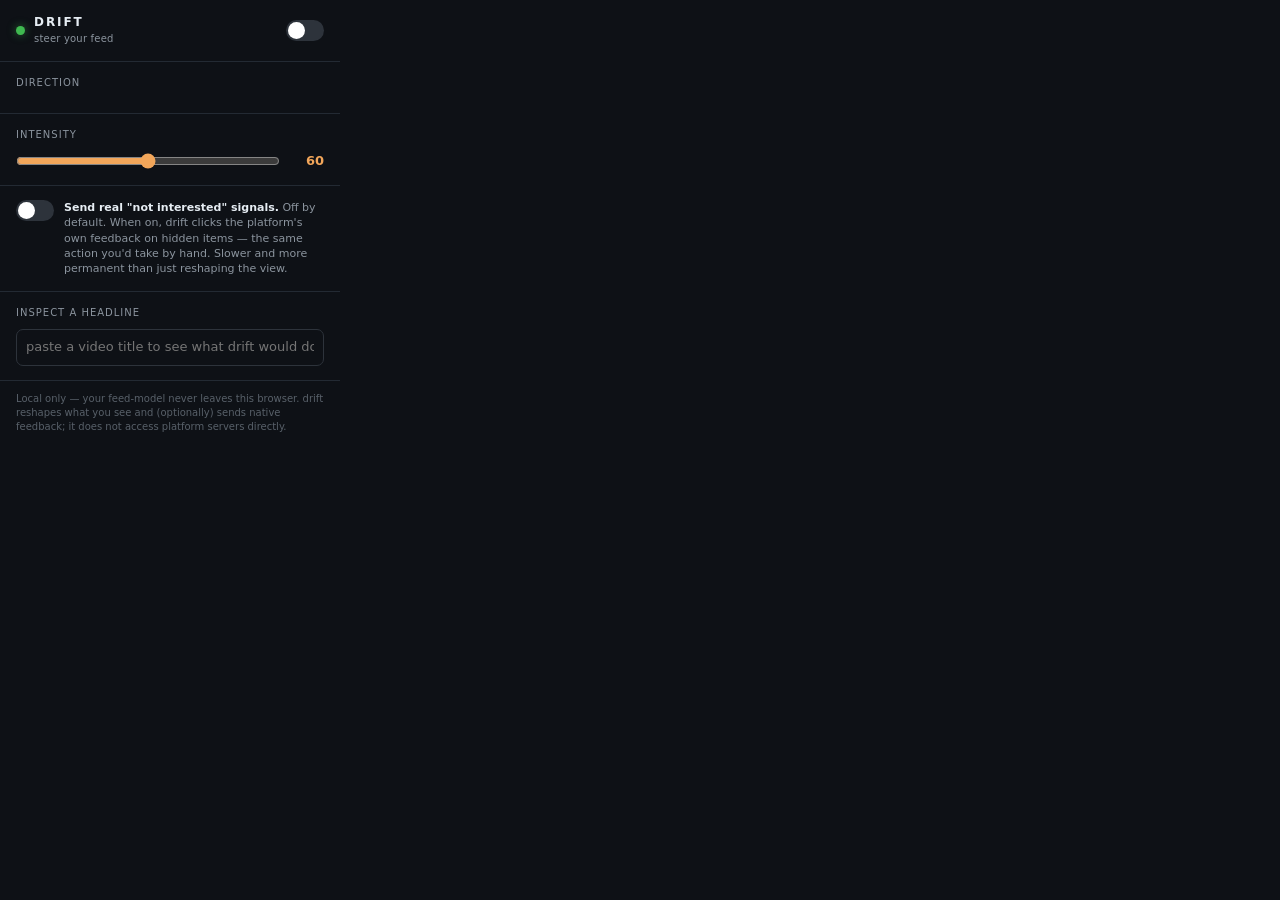
<file: popup.html>
<!doctype html>
<html lang="en">
<head>
  <meta charset="utf-8">
  <link rel="stylesheet" href="ui/popup.css">
</head>
<body>
  <div class="head">
    <span class="dot" id="dot"></span>
    <span class="brand">drift<small>steer your feed</small></span>
    <label class="switch" title="drift active">
      <input type="checkbox" id="enabled">
      <span class="track"></span>
    </label>
  </div>

  <div class="sec">
    <div class="lab">Direction</div>
    <div class="dirs" id="dirs"></div>
    <div class="fields" id="customFields">
      <div class="field more"><label>more of these terms</label>
        <input id="moreTerms" placeholder="guitar, timber framing, macro" autocomplete="off"></div>
      <div class="field less"><label>less of these terms</label>
        <input id="lessTerms" placeholder="crypto pump, celebrity drama" autocomplete="off"></div>
    </div>
  </div>

  <div class="sec">
    <div class="lab">Intensity</div>
    <div class="rowflex">
      <input type="range" id="intensity" min="10" max="100" step="5">
      <span class="intval" id="intval">60</span>
    </div>
  </div>

  <div class="sec sig">
    <label class="switch" title="send real signals">
      <input type="checkbox" id="sendSignals"><span class="track"></span>
    </label>
    <div class="copy"><b>Send real "not interested" signals.</b> Off by default.
      When on, drift clicks the platform's own feedback on hidden items — the same
      action you'd take by hand. Slower and more permanent than just reshaping the view.</div>
  </div>

  <div class="sec insp">
    <div class="lab">Inspect a headline</div>
    <input id="inspInput" placeholder="paste a video title to see what drift would do" autocomplete="off">
    <div class="out" id="inspOut">
      <span class="pill" id="inspPill">KEEP</span>
      <div class="metric"><span>manufactured-arousal</span><b id="inspArous">0.00</b></div>
      <div class="metric"><span>familiarity to your feed</span><b id="inspFam">0.00</b></div>
      <div class="metric" id="inspExtraRow" style="display:none"><span id="inspExtraLab"></span><b id="inspExtra">0.00</b></div>
      <div class="toks" id="inspToks"></div>
    </div>
  </div>

  <div class="foot">Local only — your feed-model never leaves this browser. drift reshapes what
    you see and (optionally) sends native feedback; it does not access platform servers directly.</div>

  <script src="src/lexicons.js"></script>
  <script src="src/profile.js"></script>
  <script src="src/directions.js"></script>
  <script src="popup.js"></script>
</body>
</html>
</file>
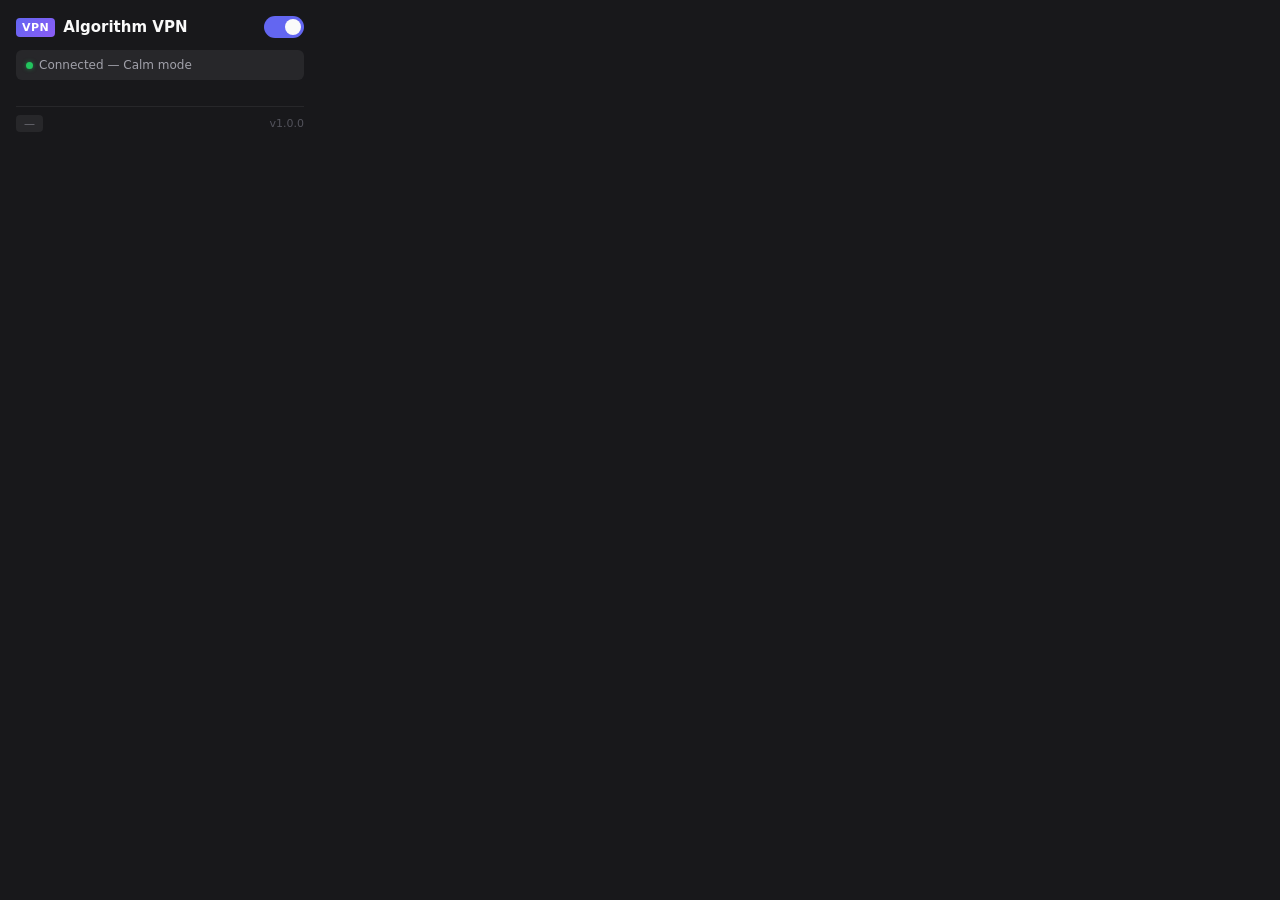
<file: algorithm-vpn/popup.html>
<!DOCTYPE html>
<html lang="en">
<head>
  <meta charset="UTF-8">
  <meta name="viewport" content="width=340">
  <title>Algorithm VPN</title>
  <link rel="stylesheet" href="popup.css">
</head>
<body>
  <div class="container">
    <!-- Header -->
    <div class="header">
      <div class="header-title">
        <span class="logo">VPN</span>
        <h1>Algorithm VPN</h1>
      </div>
      <label class="toggle">
        <input type="checkbox" id="enabled-toggle" checked>
        <span class="toggle-slider"></span>
      </label>
    </div>

    <!-- Status -->
    <div class="status" id="status">
      <span class="status-dot active"></span>
      <span id="status-text">Connected — Calm mode</span>
    </div>

    <!-- Persona Selector -->
    <div class="personas" id="persona-list">
      <!-- Populated by popup.js -->
    </div>

    <!-- Focus Keywords (shown only when Focus persona is selected) -->
    <div class="focus-config" id="focus-config" style="display: none;">
      <label for="focus-keywords">Your topics (comma-separated):</label>
      <input type="text" id="focus-keywords" placeholder="e.g. climate, economics, rust programming">
      <button id="save-keywords" class="btn-small">Save</button>
    </div>

    <!-- Footer -->
    <div class="footer">
      <span class="platform-badge" id="platform-badge">—</span>
      <span class="version">v1.0.0</span>
    </div>
  </div>

  <script src="popup.js"></script>
</body>
</html>
</file>
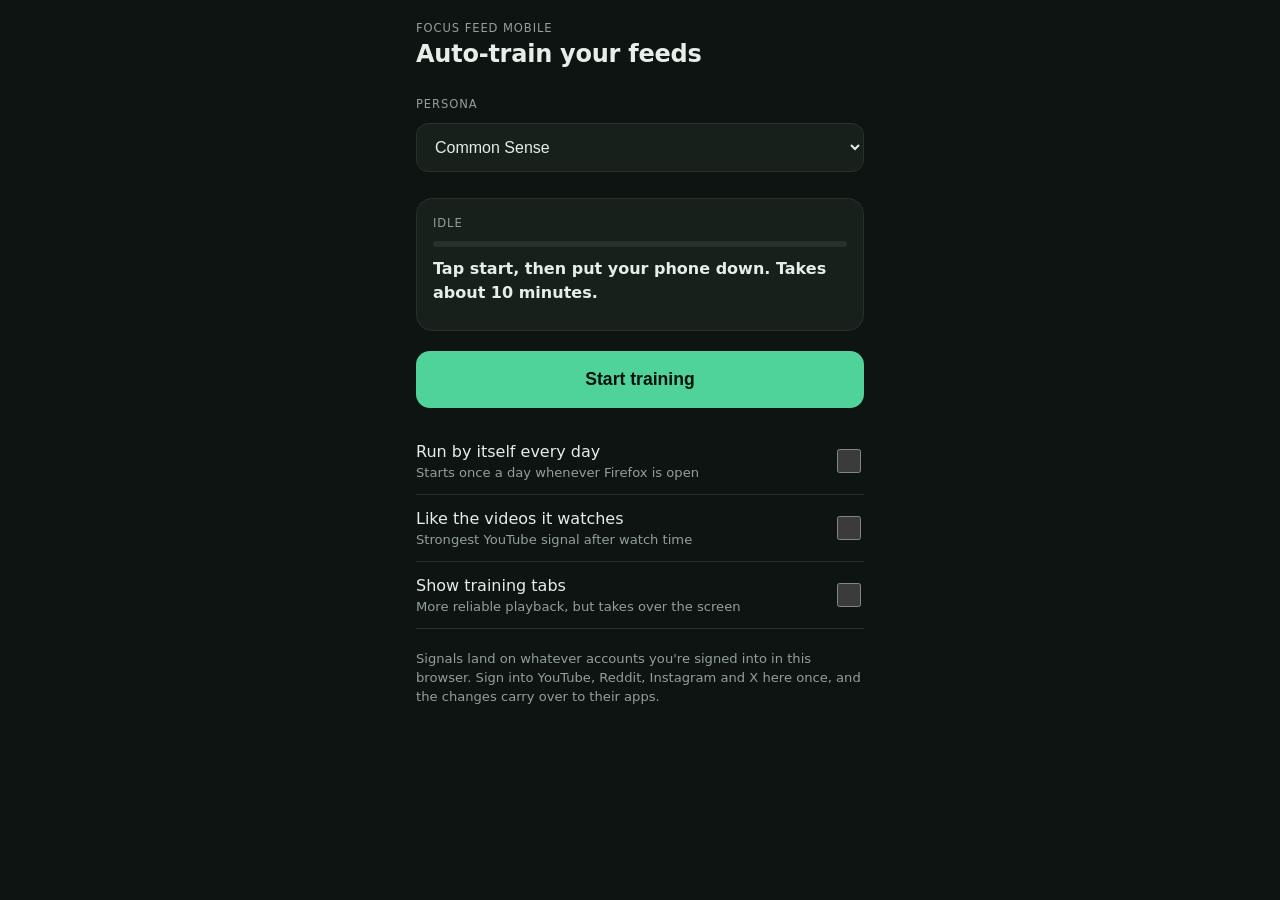
<file: mobile-extension/popup.html>
<!DOCTYPE html>
<html lang="en">
<head>
<meta charset="UTF-8">
<meta name="viewport" content="width=device-width, initial-scale=1.0">
<title>Focus Feed Mobile</title>
<style>
  :root { --bg: #0e1411; --surface: #17201b; --fg: #e6eee9; --muted: #91a198; --line: #26322b; --accent: #4fd39a; --ink: #08130d; --stop: #f08a7a; color-scheme: dark; }
  * { box-sizing: border-box; }
  body { margin: 0; background: var(--bg); color: var(--fg); font: 16px/1.45 system-ui, -apple-system, sans-serif; min-width: 300px; }
  main { padding: 20px 16px 28px; display: grid; gap: 20px; max-width: 480px; margin: 0 auto; }
  h1 { margin: 0; font-size: 1.5rem; letter-spacing: -0.01em; }
  .label { font-size: 0.72rem; text-transform: uppercase; letter-spacing: 0.08em; color: var(--muted); }
  select { width: 100%; padding: 14px; font-size: 1rem; background: var(--surface); color: var(--fg); border: 1px solid var(--line); border-radius: 12px; margin-top: 8px; }
  .desc { color: var(--muted); font-size: 0.9rem; margin-top: 6px; }
  .card { background: var(--surface); border: 1px solid var(--line); border-radius: 16px; padding: 16px; display: grid; gap: 10px; }
  .bar { height: 6px; background: var(--line); border-radius: 3px; overflow: hidden; }
  .bar i { display: block; height: 100%; width: 0; background: var(--accent); transition: width .3s; }
  .now { font-weight: 600; overflow-wrap: anywhere; }
  .meta { color: var(--muted); font-size: 0.85rem; font-variant-numeric: tabular-nums; }
  button.big { width: 100%; padding: 18px; font-size: 1.1rem; font-weight: 700; border: 0; border-radius: 14px; background: var(--accent); color: var(--ink); }
  button.big.stop { background: var(--stop); }
  .toggle { display: flex; justify-content: space-between; align-items: center; gap: 12px; padding: 12px 0; border-bottom: 1px solid var(--line); }
  .toggle span small { display: block; color: var(--muted); font-size: 0.82rem; }
  input[type=checkbox] { width: 24px; height: 24px; accent-color: var(--accent); flex: none; }
  .note { color: var(--muted); font-size: 0.82rem; margin: 0; }
</style>
</head>
<body>
<main>
  <div>
    <div class="label">Focus Feed Mobile</div>
    <h1>Auto-train your feeds</h1>
  </div>

  <div>
    <label class="label" for="persona">Persona</label>
    <select id="persona"></select>
    <div class="desc" id="desc"></div>
  </div>

  <div class="card">
    <div class="label" id="state">Idle</div>
    <div class="bar"><i id="bar"></i></div>
    <div class="now" id="now">Tap start, then put your phone down. Takes about 10 minutes.</div>
    <div class="meta" id="meta"></div>
  </div>

  <button class="big" id="startStop" type="button">Start training</button>

  <div>
    <label class="toggle"><span>Run by itself every day<small>Starts once a day whenever Firefox is open</small></span><input type="checkbox" id="autoDaily"></label>
    <label class="toggle"><span>Like the videos it watches<small>Strongest YouTube signal after watch time</small></span><input type="checkbox" id="autoLike"></label>
    <label class="toggle"><span>Show training tabs<small>More reliable playback, but takes over the screen</small></span><input type="checkbox" id="showTabs"></label>
  </div>

  <p class="note">Signals land on whatever accounts you're signed into in this browser. Sign into YouTube, Reddit, Instagram and X here once, and the changes carry over to their apps.</p>
</main>
<script src="personas.js"></script>
<script src="popup.js"></script>
</body>
</html>
</file>
<file: ui/popup.css>
:root{
  --ink:#0E1116; --panel:#161B22; --line:#232A33; --line2:#2D333B;
  --text:#E6EDF3; --mut:#8B949E; --mut2:#586069;
  --toward:#F2A65A; --away:#5B8CFF; --on:#3FB950;
}
*{box-sizing:border-box;margin:0;padding:0}
body{width:340px;background:var(--ink);color:var(--text);
  font:13px/1.45 ui-sans-serif,system-ui,-apple-system,Segoe UI,Roboto}
.head{display:flex;align-items:center;gap:9px;padding:14px 16px;border-bottom:1px solid var(--line)}
.dot{width:9px;height:9px;border-radius:50%;background:var(--on);box-shadow:0 0 8px #3FB95088}
.dot.off{background:var(--mut);box-shadow:none}
.brand{font-weight:800;letter-spacing:.16em;text-transform:uppercase;font-size:12px}
.brand small{display:block;letter-spacing:.02em;text-transform:none;font-weight:400;color:var(--mut);font-size:10px;margin-top:1px}
.switch{margin-left:auto;display:inline-flex;align-items:center;cursor:pointer}
.switch input{display:none}
.track{width:38px;height:21px;border-radius:11px;background:var(--line2);position:relative;transition:background .2s}
.track::after{content:"";position:absolute;top:2px;left:2px;width:17px;height:17px;border-radius:50%;background:#fff;transition:left .2s}
.switch input:checked+.track{background:var(--on)}
.switch input:checked+.track::after{left:19px}

.sec{padding:14px 16px;border-bottom:1px solid var(--line)}
.lab{font-size:10px;text-transform:uppercase;letter-spacing:.1em;color:var(--mut);margin-bottom:9px}

.dirs{display:grid;grid-template-columns:1fr 1fr;gap:7px}
.dir{border:1px solid var(--line2);background:var(--panel);border-radius:9px;padding:8px 9px;cursor:pointer;transition:border-color .15s,background .15s}
.dir:hover{border-color:#3a424c}
.dir.sel{border-color:var(--toward);background:#1d1812}
.dir .t{font-weight:650;font-size:12px}
.dir .b{font-size:10px;color:var(--mut);margin-top:2px;line-height:1.3}

.rowflex{display:flex;align-items:center;gap:10px}
input[type=range]{flex:1;accent-color:var(--toward)}
.intval{font-variant-numeric:tabular-nums;color:var(--toward);font-weight:700;width:34px;text-align:right}

.fields{display:none;gap:8px;flex-direction:column;margin-top:10px}
.fields.show{display:flex}
.field label{font-size:10px;color:var(--mut);text-transform:uppercase;letter-spacing:.06em}
.field input{width:100%;margin-top:4px;background:var(--ink);border:1px solid var(--line2);border-radius:7px;
  color:var(--text);padding:7px 9px;font:inherit}
.field input:focus{outline:none;border-color:var(--toward)}
.field .more label{color:var(--toward)} .field .less label{color:var(--away)}

.sig{display:flex;gap:10px;align-items:flex-start}
.sig .copy{font-size:11px;color:var(--mut);line-height:1.4}
.sig .copy b{color:var(--text);font-weight:600}

.insp .out{margin-top:9px;background:var(--panel);border:1px solid var(--line2);border-radius:9px;padding:10px;display:none}
.insp .out.show{display:block}
.pill{display:inline-block;font-size:10px;font-weight:700;letter-spacing:.05em;padding:3px 8px;border-radius:6px;text-transform:uppercase}
.pill.BOOST{background:var(--toward);color:#1a1205}
.pill.KEEP{background:var(--line2);color:var(--text)}
.pill.DIM{background:#22324f;color:#cfe0ff}
.pill.HIDE{background:var(--away);color:#06122e}
.metric{display:flex;justify-content:space-between;font-size:11px;color:var(--mut);margin-top:8px}
.metric b{color:var(--text);font-variant-numeric:tabular-nums}
.toks{margin-top:7px;font-size:10px;color:var(--mut2);word-break:break-word}
.insp input{width:100%;background:var(--ink);border:1px solid var(--line2);border-radius:7px;color:var(--text);padding:8px 9px;font:inherit}
.insp input:focus{outline:none;border-color:var(--toward)}

.foot{padding:11px 16px;font-size:10px;color:var(--mut2);line-height:1.4}
</file>
<file: algorithm-vpn/popup.css>
/* Algorithm VPN — Popup Styles */

* {
  margin: 0;
  padding: 0;
  box-sizing: border-box;
}

body {
  width: 320px;
  font-family: -apple-system, BlinkMacSystemFont, 'Segoe UI', system-ui, sans-serif;
  font-size: 13px;
  color: #e4e4e7;
  background: #18181b;
}

.container {
  padding: 16px;
}

/* ── Header ──────────────────────────────────────────────────── */

.header {
  display: flex;
  align-items: center;
  justify-content: space-between;
  margin-bottom: 12px;
}

.header-title {
  display: flex;
  align-items: center;
  gap: 8px;
}

.logo {
  background: linear-gradient(135deg, #6366f1, #8b5cf6);
  color: #fff;
  font-weight: 700;
  font-size: 11px;
  padding: 3px 6px;
  border-radius: 4px;
  letter-spacing: 0.5px;
}

h1 {
  font-size: 15px;
  font-weight: 600;
  color: #fafafa;
}

/* ── Toggle ──────────────────────────────────────────────────── */

.toggle {
  position: relative;
  display: inline-block;
  width: 40px;
  height: 22px;
  cursor: pointer;
}

.toggle input {
  opacity: 0;
  width: 0;
  height: 0;
}

.toggle-slider {
  position: absolute;
  inset: 0;
  background: #3f3f46;
  border-radius: 22px;
  transition: background 0.2s;
}

.toggle-slider::before {
  content: '';
  position: absolute;
  width: 16px;
  height: 16px;
  left: 3px;
  top: 3px;
  background: #fafafa;
  border-radius: 50%;
  transition: transform 0.2s;
}

.toggle input:checked + .toggle-slider {
  background: #6366f1;
}

.toggle input:checked + .toggle-slider::before {
  transform: translateX(18px);
}

/* ── Status ──────────────────────────────────────────────────── */

.status {
  display: flex;
  align-items: center;
  gap: 6px;
  padding: 8px 10px;
  background: #27272a;
  border-radius: 6px;
  margin-bottom: 14px;
  font-size: 12px;
  color: #a1a1aa;
}

.status-dot {
  width: 7px;
  height: 7px;
  border-radius: 50%;
  background: #71717a;
  flex-shrink: 0;
}

.status-dot.active {
  background: #22c55e;
  box-shadow: 0 0 4px #22c55e88;
}

.status-dot.inactive {
  background: #71717a;
}

/* ── Persona List ────────────────────────────────────────────── */

.personas {
  display: flex;
  flex-direction: column;
  gap: 4px;
  margin-bottom: 12px;
}

.persona-btn {
  display: flex;
  align-items: center;
  gap: 10px;
  width: 100%;
  padding: 10px 12px;
  border: 1px solid transparent;
  border-radius: 8px;
  background: #27272a;
  color: #e4e4e7;
  cursor: pointer;
  text-align: left;
  transition: all 0.15s;
}

.persona-btn:hover {
  background: #3f3f46;
  border-color: #52525b;
}

.persona-btn.selected {
  background: #1e1b4b;
  border-color: #6366f1;
}

.persona-icon {
  width: 32px;
  height: 32px;
  display: flex;
  align-items: center;
  justify-content: center;
  border-radius: 6px;
  font-weight: 700;
  font-size: 14px;
  flex-shrink: 0;
}

.persona-icon.raw { background: #27272a; color: #a1a1aa; }
.persona-icon.calm { background: #172554; color: #60a5fa; }
.persona-icon.learn { background: #14532d; color: #4ade80; }
.persona-icon.discovery { background: #431407; color: #fb923c; }
.persona-icon.focus { background: #4a044e; color: #e879f9; }

.persona-info {
  flex: 1;
  min-width: 0;
}

.persona-name {
  font-weight: 600;
  font-size: 13px;
  color: #fafafa;
}

.persona-desc {
  font-size: 11px;
  color: #71717a;
  margin-top: 1px;
}

/* ── Focus Config ────────────────────────────────────────────── */

.focus-config {
  padding: 10px 12px;
  background: #27272a;
  border-radius: 8px;
  margin-bottom: 12px;
}

.focus-config label {
  display: block;
  font-size: 11px;
  color: #a1a1aa;
  margin-bottom: 6px;
}

.focus-config input {
  width: 100%;
  padding: 7px 10px;
  background: #18181b;
  border: 1px solid #3f3f46;
  border-radius: 5px;
  color: #fafafa;
  font-size: 12px;
  outline: none;
  margin-bottom: 6px;
}

.focus-config input:focus {
  border-color: #6366f1;
}

.btn-small {
  padding: 5px 12px;
  background: #6366f1;
  color: #fff;
  border: none;
  border-radius: 5px;
  font-size: 11px;
  font-weight: 600;
  cursor: pointer;
}

.btn-small:hover {
  background: #4f46e5;
}

/* ── Footer ──────────────────────────────────────────────────── */

.footer {
  display: flex;
  justify-content: space-between;
  align-items: center;
  padding-top: 8px;
  border-top: 1px solid #27272a;
}

.platform-badge {
  font-size: 11px;
  color: #71717a;
  background: #27272a;
  padding: 2px 8px;
  border-radius: 4px;
}

.version {
  font-size: 11px;
  color: #52525b;
}

/* ── Disabled State ──────────────────────────────────────────── */

body.disabled .personas,
body.disabled .focus-config {
  opacity: 0.4;
  pointer-events: none;
}

body.disabled .status-dot {
  background: #71717a;
  box-shadow: none;
}
</file>
